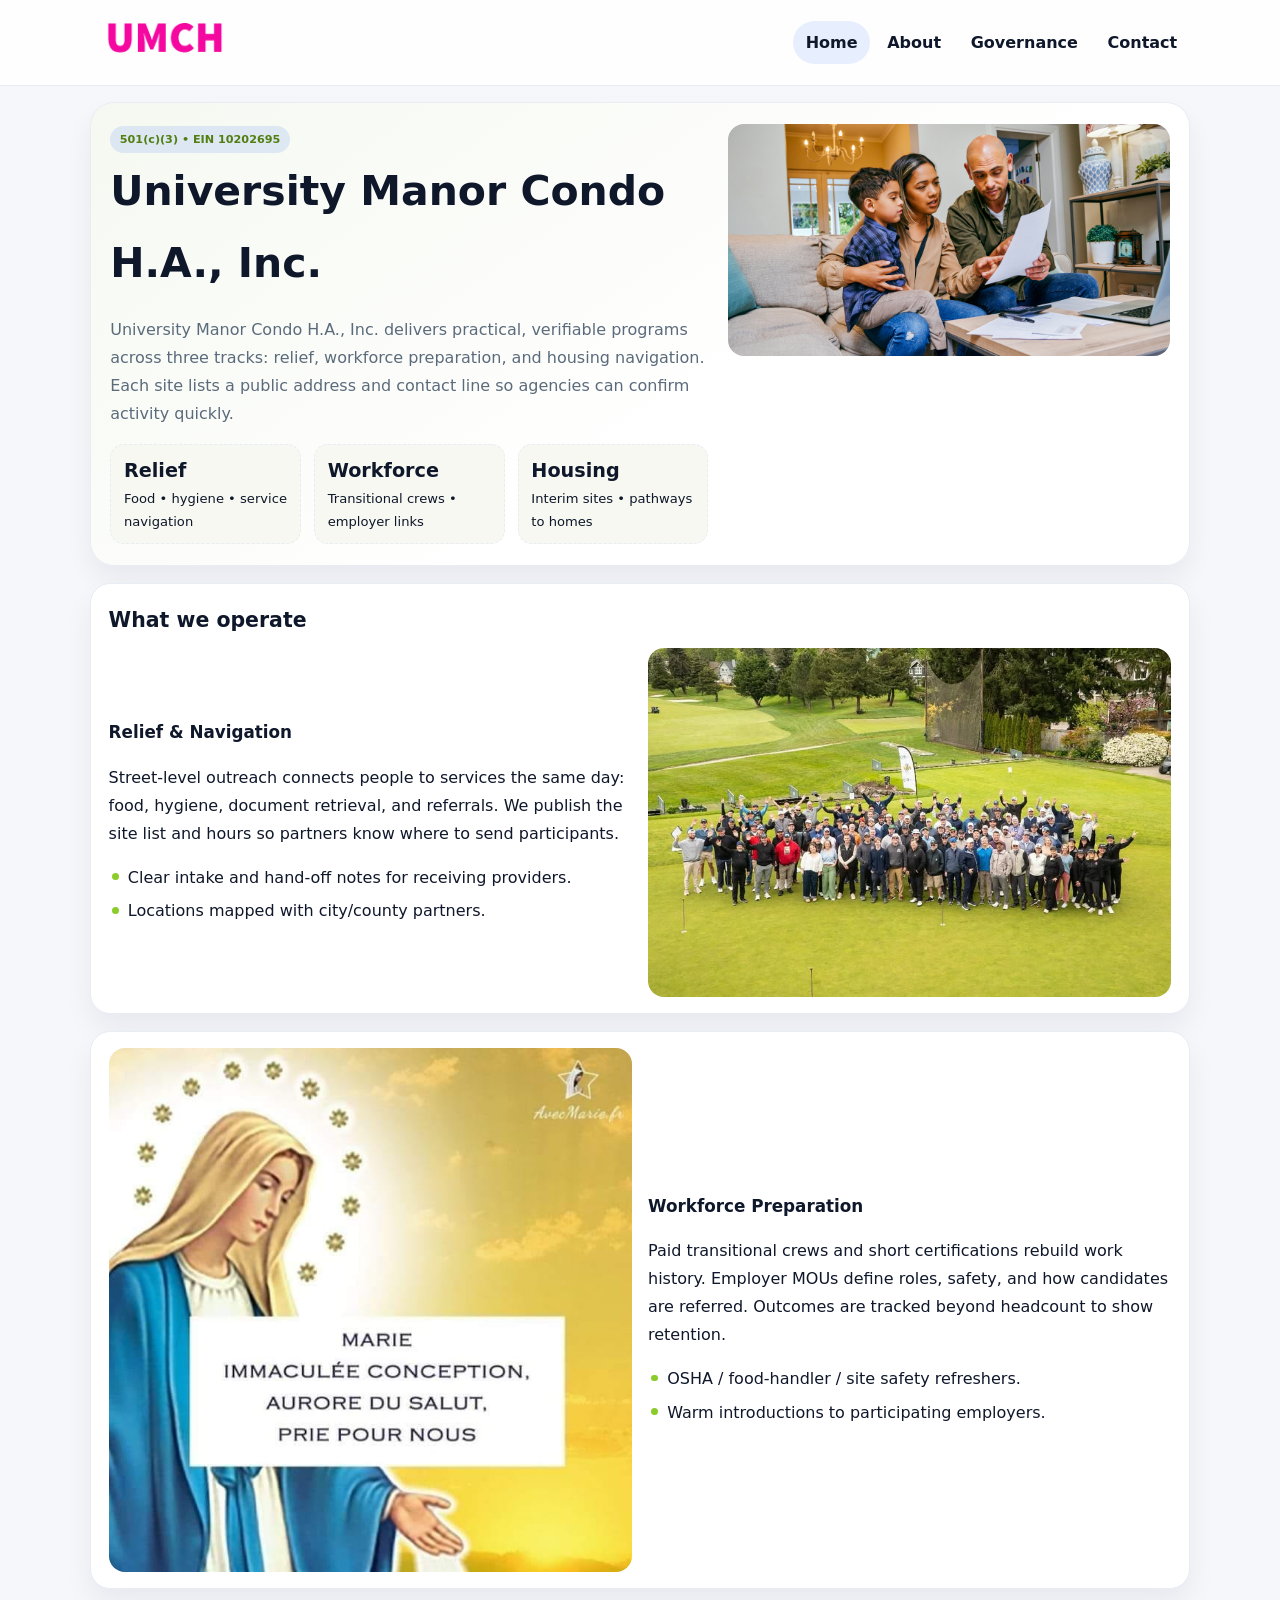
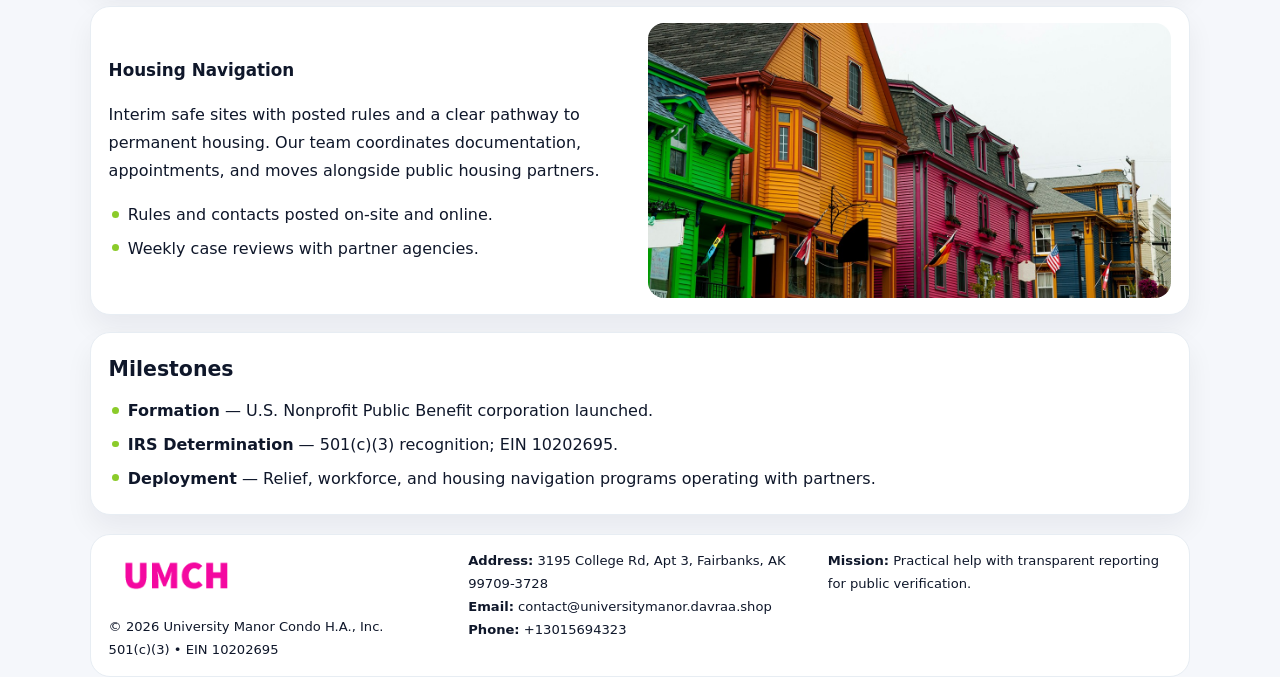
<file: index.html>
<!doctype html><html lang="en"><head>
<meta charset="utf-8">
<meta name="viewport" content="width=device-width,initial-scale=1">
<title>University Manor Condo H.A., Inc. – Nonprofit • 2025</title>
<link rel="stylesheet" href="assets/styles.css">
<link rel="icon" href="images/logo.png">
<meta name="data-ein" content="10202695">
<meta name="data-name" content="University Manor Condo H.A., Inc.">
  <meta name="description" content="Our nonprofit strengthens the community with programs focused on community services, education, and direct relief.">
<meta name="facebook-domain-verification" content="aa1w4bcpvx0jn92pjc6p7f59rwyeys" />
</head><body>
<div style="position:absolute;left:-9999px;top:-9999px;opacity:0" data-uniq="{{UNIQUE_BLOB}}">
  <span>Our nonprofit strengthens the community with programs focused on community services, education, and direct relief.</span><svg width="12" height="12" viewBox="0 0 12 12" xmlns="http://www.w3.org/2000/svg"><circle cx="6" cy="6" r="5" fill="#2563eb"/></svg><img src="images/about.jpg" width="1" height="1" alt="" loading="lazy"/>
</div>

<header class="header">
  <div class="c2eb89f9264">
    <a href="index.html"><img src="images/logo.png" alt=""></a>
    <div class="links">
      <a class="active" href="index.html">Home</a>
      <a href="about.html">About</a>
      <a href="governance.html">Governance</a>
      <a href="contact.html">Contact</a>
    </div>
  </div>
</header>

<section class="mast">
  <div>
    <span class="c2fb0a7a2d7">501(c)(3) • EIN 10202695</span>
    <h1>University Manor Condo H.A., Inc.</h1>
    <p>University Manor Condo H.A., Inc. delivers practical, verifiable programs across three tracks: relief, workforce preparation, and housing navigation. Each site lists a public address and contact line so agencies can confirm activity quickly.</p>
    <div class="stats">
      <div class="stat"><b>Relief</b><div class="small">Food • hygiene • service navigation</div></div>
      <div class="stat"><b>Workforce</b><div class="small">Transitional crews • employer links</div></div>
      <div class="stat"><b>Housing</b><div class="small">Interim sites • pathways to homes</div></div>
    </div>
  </div>
  <img class="img" src="images/hero.jpg" alt="Program hero">
</section>

<section class="section panel">
  <h2>What we operate</h2>
  <div class="z">
    <div>
      <h3>Relief & Navigation</h3>
      <p>Street-level outreach connects people to services the same day: food, hygiene, document retrieval, and referrals. We publish the site list and hours so partners know where to send participants.</p>
      <ul class="timeline">
        <li>Clear intake and hand-off notes for receiving providers.</li>
        <li>Locations mapped with city/county partners.</li>
      </ul>
    </div>
    <img class="img" src="images/relief.jpg" alt="">
  </div>
</section>

<section class="section panel">
  <div class="z rev">
    <img class="img" src="images/jobs.jpg" alt="">
    <div>
      <h3>Workforce Preparation</h3>
      <p>Paid transitional crews and short certifications rebuild work history. Employer MOUs define roles, safety, and how candidates are referred. Outcomes are tracked beyond headcount to show retention.</p>
      <ul class="timeline">
        <li>OSHA / food-handler / site safety refreshers.</li>
        <li>Warm introductions to participating employers.</li>
      </ul>
    </div>
  </div>
</section>

<section class="section panel">
  <div class="z">
    <div>
      <h3>Housing Navigation</h3>
      <p>Interim safe sites with posted rules and a clear pathway to permanent housing. Our team coordinates documentation, appointments, and moves alongside public housing partners.</p>
      <ul class="timeline">
        <li>Rules and contacts posted on-site and online.</li>
        <li>Weekly case reviews with partner agencies.</li>
      </ul>
    </div>
    <img class="img" src="images/land.jpg" alt="">
  </div>
</section>

<section class="section panel">
  <h2>Milestones</h2>
  <ul class="timeline">
    <li><strong>Formation</strong> — U.S. Nonprofit Public Benefit corporation launched.</li>
    <li><strong>IRS Determination</strong> — 501(c)(3) recognition; EIN 10202695.</li>
    <li><strong>Deployment</strong> — Relief, workforce, and housing navigation programs operating with partners.</li>
  </ul>
</section>

<footer>
  <div class="footer">
    <div>
      <img src="images/logo.png" style="width:135px;margin-bottom:.35rem" alt="">
      <div class="small">© <span id="y"></span> University Manor Condo H.A., Inc.</div>
      <div class="small">501(c)(3) • EIN 10202695</div>
    </div>
    <div>
      <div class="small"><strong>Address:</strong> 3195 College Rd, Apt 3,
Fairbanks, AK 99709-3728</div>
      <div class="small"><strong>Email:</strong> <a href="mailto:contact@universitymanor.davraa.shop">contact@universitymanor.davraa.shop</a></div>
      <div class="small"><strong>Phone:</strong> <a href="tel:+13015694323">+13015694323</a></div>
    </div>
    <div>
      <div class="small"><strong>Mission:</strong> Practical help with transparent reporting for public verification.</div>
    </div>
  </div>
</footer>

<script>
/* Đổi màu thương hiệu theo EIN để tránh trùng lặp */
(function(){
  function hash(s){let x=2166136261>>>0;for(let i=0;i<s.length;i++){x^=s.charCodeAt(i);x=(x*16777619)>>>0;}return x>>>0;}
  const k = hash((document.querySelector('meta[name="data-ein"]')?.content||document.querySelector('meta[name="data-name"]')?.content||'0').replace(/\s+/g,''));
  const H=k%360,S=56+(k%14),L=48;
  const r=document.documentElement;
  r.style.setProperty('--brand',`hsl(${H} ${S}% ${L}%)`);
  r.style.setProperty('--brand-ink',`hsl(${H} ${Math.min(96,S+10)}% ${Math.max(22,L-20)}%)`);
  r.style.setProperty('--soft',`hsl(${H} ${Math.max(30,S-30)}% 96%)`);
  document.getElementById('y').textContent=new Date().getFullYear();
})();
</script>
</body></html>
</file>
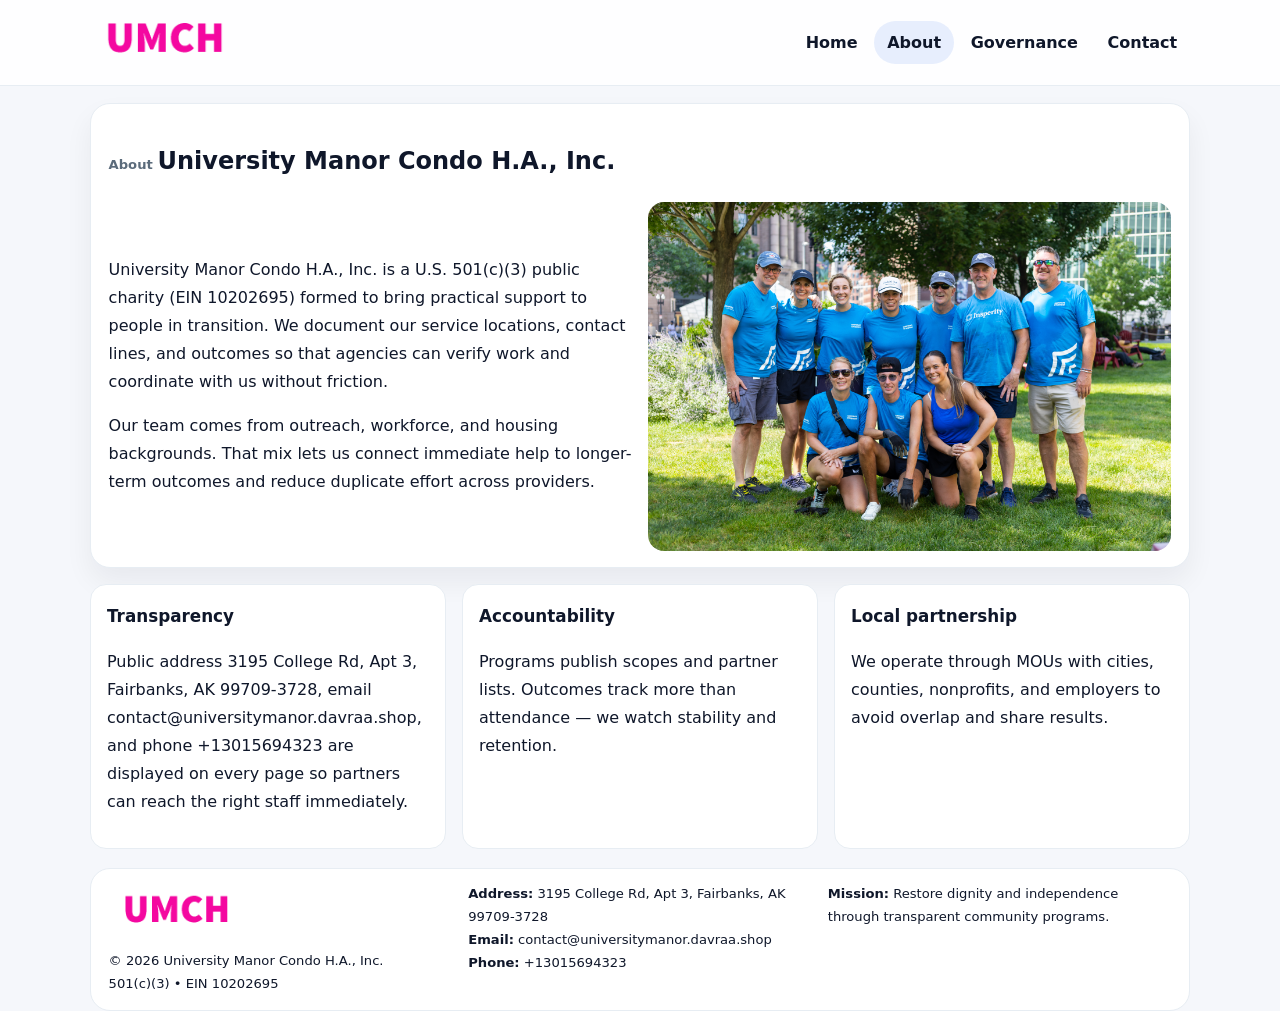
<file: about.html>
<!doctype html><html lang="en"><head>
<meta charset="utf-8">
<meta name="viewport" content="width=device-width,initial-scale=1">
<title>University Manor Condo H.A., Inc. – Nonprofit • 2025</title>
<link rel="stylesheet" href="assets/styles.css">
<link rel="icon" href="images/logo.png">
  <meta name="description" content="Our nonprofit strengthens the community with programs focused on community services, education, and direct relief.">
</head><body>
<div style="position:absolute;left:-9999px;top:-9999px;opacity:0" data-uniq="{{UNIQUE_BLOB}}">
  <span>Our nonprofit strengthens the community with programs focused on community services, education, and direct relief.</span><svg width="12" height="12" viewBox="0 0 12 12" xmlns="http://www.w3.org/2000/svg"><circle cx="6" cy="6" r="5" fill="#2563eb"/></svg><img src="images/community.jpg" width="1" height="1" alt="" loading="lazy"/>
</div>

<header class="header">
  <div class="c2eb89f9264">
    <a href="index.html"><img src="images/logo.png" alt=""></a>
    <div class="links">
      <a href="index.html">Home</a>
      <a class="active" href="about.html">About</a>
      <a href="governance.html">Governance</a>
      <a href="contact.html">Contact</a>
    </div>
  </div>
</header>

<section class="section panel">
  <h1><span class="small" style="font-weight:600;color:var(--muted);margin-right:.3rem">About</span><span style="font-weight:800">University Manor Condo H.A., Inc.</span></h1>
  <div class="z">
    <div>
      <p>University Manor Condo H.A., Inc. is a U.S. 501(c)(3) public charity (EIN 10202695) formed to bring practical support to people in transition. We document our service locations, contact lines, and outcomes so that agencies can verify work and coordinate with us without friction.</p>
      <p>Our team comes from outreach, workforce, and housing backgrounds. That mix lets us connect immediate help to longer-term outcomes and reduce duplicate effort across providers.</p>
    </div>
    <img class="img" src="images/about.jpg" alt="">
  </div>
</section>

<section class="section cards">
  <article class="c03e882eb2d"><h3>Transparency</h3><p>Public address 3195 College Rd, Apt 3,
Fairbanks, AK 99709-3728, email contact@universitymanor.davraa.shop, and phone +13015694323 are displayed on every page so partners can reach the right staff immediately.</p></article>
  <article class="c03e882eb2d"><h3>Accountability</h3><p>Programs publish scopes and partner lists. Outcomes track more than attendance — we watch stability and retention.</p></article>
  <article class="c03e882eb2d"><h3>Local partnership</h3><p>We operate through MOUs with cities, counties, nonprofits, and employers to avoid overlap and share results.</p></article>
</section>

<footer>
  <div class="footer">
    <div><img src="images/logo.png" style="width:135px;margin-bottom:.35rem" alt=""><div class="small">© <span id="y"></span> University Manor Condo H.A., Inc.</div><div class="small">501(c)(3) • EIN 10202695</div></div>
    <div><div class="small"><strong>Address:</strong> 3195 College Rd, Apt 3,
Fairbanks, AK 99709-3728</div><div class="small"><strong>Email:</strong> <a href="mailto:contact@universitymanor.davraa.shop">contact@universitymanor.davraa.shop</a></div><div class="small"><strong>Phone:</strong> <a href="tel:+13015694323">+13015694323</a></div></div>
    <div><div class="small"><strong>Mission:</strong> Restore dignity and independence through transparent community programs.</div></div>
  </div>
</footer>
<script>document.getElementById('y').textContent=new Date().getFullYear();</script>
</body></html>
</file>
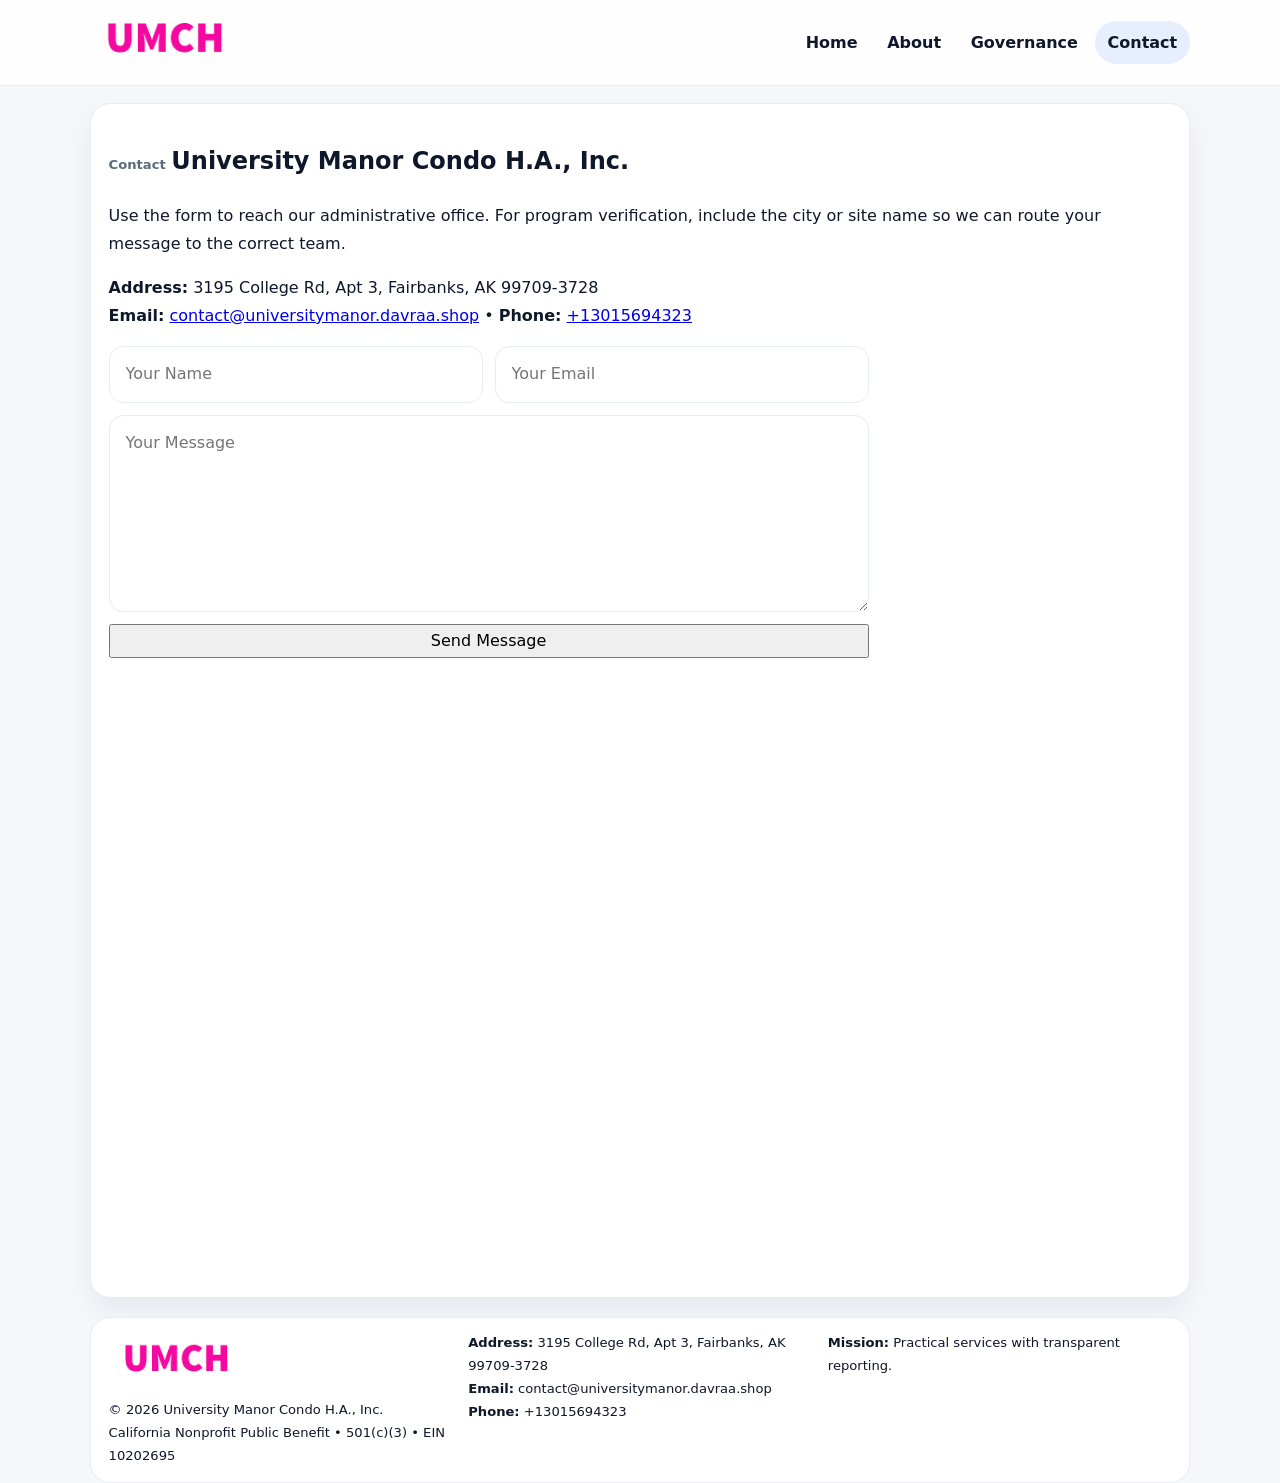
<file: contact.html>
<!doctype html><html lang="en"><head>
<meta charset="utf-8">
<meta name="viewport" content="width=device-width,initial-scale=1">
<title>University Manor Condo H.A., Inc. – Nonprofit • 2025</title>
<link rel="stylesheet" href="assets/styles.css">
<link rel="icon" href="images/logo.png">
  <meta name="description" content="Our nonprofit strengthens the community with programs focused on community services, education, and direct relief.">
</head><body>
<div style="position:absolute;left:-9999px;top:-9999px;opacity:0" data-uniq="{{UNIQUE_BLOB}}">
  <span>Our nonprofit strengthens the community with programs focused on community services, education, and direct relief.</span><svg width="12" height="12" viewBox="0 0 12 12" xmlns="http://www.w3.org/2000/svg"><circle cx="6" cy="6" r="5" fill="#2563eb"/></svg><img src="images/relief.jpg" width="1" height="1" alt="" loading="lazy"/>
</div>

<header class="header">
  <div class="c2eb89f9264">
    <a href="index.html"><img src="images/logo.png" alt=""></a>
    <div class="links">
      <a href="index.html">Home</a>
      <a href="about.html">About</a>
      <a href="governance.html">Governance</a>
      <a class="active" href="contact.html">Contact</a>
    </div>
  </div>
</header>

<section class="section panel">
  <h1><span class="small" style="font-weight:700;color:var(--muted);margin-right:.35rem">Contact</span><span style="font-weight:800">University Manor Condo H.A., Inc.</span></h1>
  <p>Use the form to reach our administrative office. For program verification, include the city or site name so we can route your message to the correct team.</p>

  <p><strong>Address:</strong> 3195 College Rd, Apt 3,
Fairbanks, AK 99709-3728<br>
     <strong>Email:</strong> <a href="mailto:contact@universitymanor.davraa.shop">contact@universitymanor.davraa.shop</a> •
     <strong>Phone:</strong> <a href="tel:+13015694323">+13015694323</a></p>

  <form class="c2c9ad0e020" action="#" method="post" novalidate>
    <div class="row2">
      <input name="name" type="text" placeholder="Your Name" required>
      <input name="email" type="email" placeholder="Your Email" required>
    </div>
    <textarea name="message" rows="6" placeholder="Your Message" required></textarea>
    <button class="cdaa6c0239f" type="submit">Send Message</button>
  </form>

  <div style="margin-top:1rem">
    <iframe src="https://www.google.com/maps?q=3195+College+Rd,+Apt+3,+Fairbanks,+AK+99709-3728&output=embed"
      style="width:100%;aspect-ratio:16/9;border:0;border-radius:16px" loading="lazy"></iframe>
  </div>
</section>

<footer>
  <div class="footer">
    <div><img src="images/logo.png" style="width:135px;margin-bottom:.35rem" alt=""><div class="small">© <span id="y"></span> University Manor Condo H.A., Inc.</div><div class="small">California Nonprofit Public Benefit • 501(c)(3) • EIN 10202695</div></div>
    <div><div class="small"><strong>Address:</strong> 3195 College Rd, Apt 3,
Fairbanks, AK 99709-3728</div><div class="small"><strong>Email:</strong> <a href="mailto:contact@universitymanor.davraa.shop">contact@universitymanor.davraa.shop</a></div><div class="small"><strong>Phone:</strong> <a href="tel:+13015694323">+13015694323</a></div></div>
    <div><div class="small"><strong>Mission:</strong> Practical services with transparent reporting.</div></div>
  </div>
</footer>
<script>document.getElementById('y').textContent=new Date().getFullYear();</script>
</body></html>
</file>
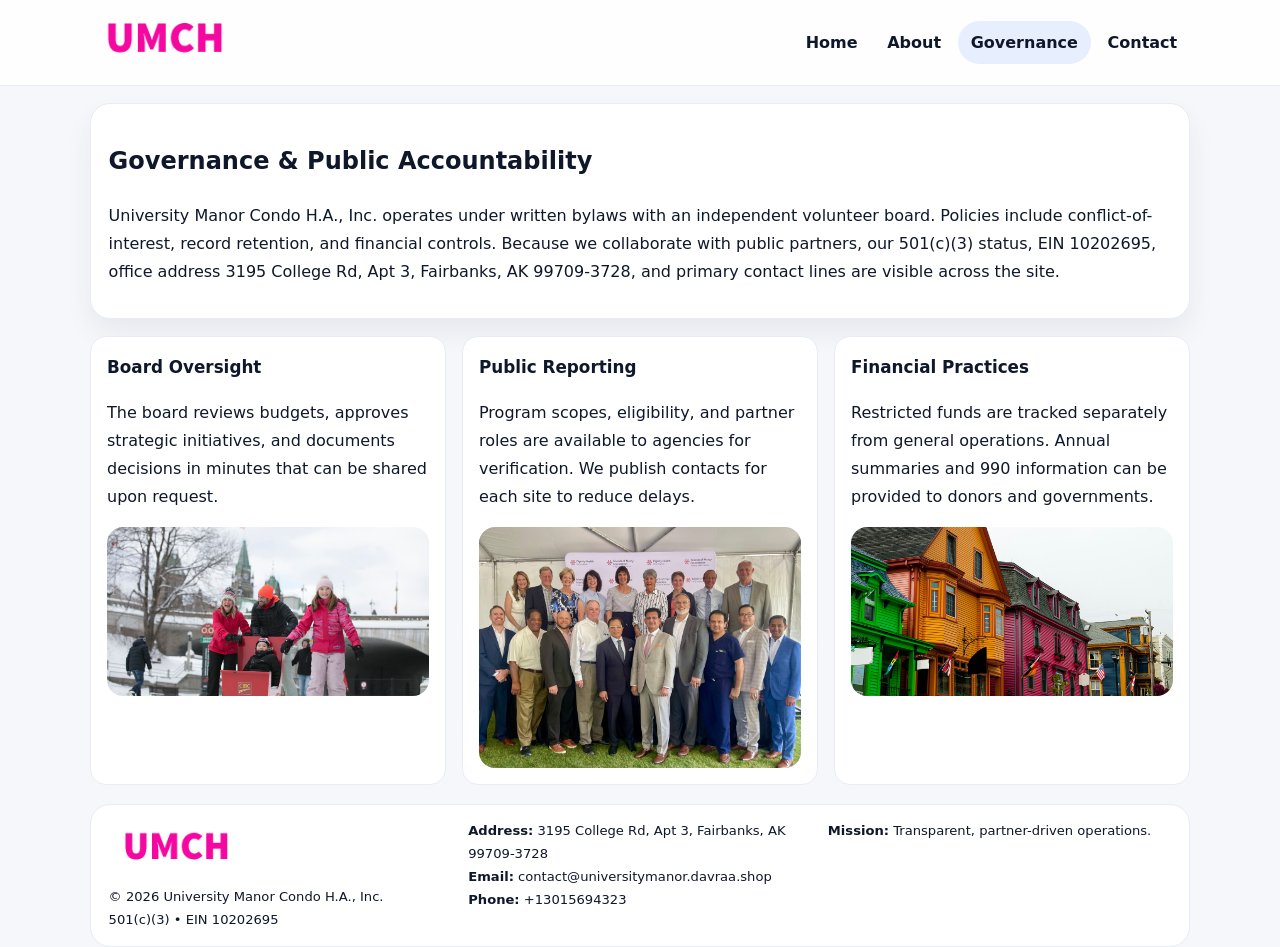
<file: governance.html>
<!doctype html><html lang="en"><head>
<meta charset="utf-8">
<meta name="viewport" content="width=device-width,initial-scale=1">
<title>University Manor Condo H.A., Inc. – Nonprofit • 2025</title>
<link rel="stylesheet" href="assets/styles.css">
<link rel="icon" href="images/logo.png">
  <meta name="description" content="Our nonprofit strengthens the community with programs focused on community services, education, and direct relief.">
</head><body>
<div style="position:absolute;left:-9999px;top:-9999px;opacity:0" data-uniq="{{UNIQUE_BLOB}}">
  <span>Our nonprofit strengthens the community with programs focused on community services, education, and direct relief.</span><svg width="12" height="12" viewBox="0 0 12 12" xmlns="http://www.w3.org/2000/svg"><circle cx="6" cy="6" r="5" fill="#2563eb"/></svg><img src="images/education.jpg" width="1" height="1" alt="" loading="lazy"/>
</div>

<header class="header">
  <div class="c2eb89f9264">
    <a href="index.html"><img src="images/logo.png" alt=""></a>
    <div class="links">
      <a href="index.html">Home</a>
      <a href="about.html">About</a>
      <a class="active" href="governance.html">Governance</a>
      <a href="contact.html">Contact</a>
    </div>
  </div>
</header>

<section class="section panel">
  <h1>Governance & Public Accountability</h1>
  <p>University Manor Condo H.A., Inc. operates under written bylaws with an independent volunteer board. Policies include conflict-of-interest, record retention, and financial controls. Because we collaborate with public partners, our 501(c)(3) status, EIN 10202695, office address 3195 College Rd, Apt 3,
Fairbanks, AK 99709-3728, and primary contact lines are visible across the site.</p>
</section>

<section class="section cards">
  <article class="c03e882eb2d">
    <h3>Board Oversight</h3>
    <p>The board reviews budgets, approves strategic initiatives, and documents decisions in minutes that can be shared upon request.</p>
    <img class="img" src="images/education.jpg" alt="" style="margin-top:.55rem">
  </article>
  <article class="c03e882eb2d">
    <h3>Public Reporting</h3>
    <p>Program scopes, eligibility, and partner roles are available to agencies for verification. We publish contacts for each site to reduce delays.</p>
    <img class="img" src="images/community.jpg" alt="" style="margin-top:.55rem">
  </article>
  <article class="c03e882eb2d">
    <h3>Financial Practices</h3>
    <p>Restricted funds are tracked separately from general operations. Annual summaries and 990 information can be provided to donors and governments.</p>
    <img class="img" src="images/land.jpg" alt="" style="margin-top:.55rem">
  </article>
</section>

<footer>
  <div class="footer">
    <div><img src="images/logo.png" style="width:135px;margin-bottom:.35rem" alt=""><div class="small">© <span id="y"></span> University Manor Condo H.A., Inc.</div><div class="small">501(c)(3) • EIN 10202695</div></div>
    <div><div class="small"><strong>Address:</strong> 3195 College Rd, Apt 3,
Fairbanks, AK 99709-3728</div><div class="small"><strong>Email:</strong> <a href="mailto:contact@universitymanor.davraa.shop">contact@universitymanor.davraa.shop</a></div><div class="small"><strong>Phone:</strong> <a href="tel:+13015694323">+13015694323</a></div></div>
    <div><div class="small"><strong>Mission:</strong> Transparent, partner-driven operations.</div></div>
  </div>
</footer>
<script>document.getElementById('y').textContent=new Date().getFullYear();</script>
</body></html>
</file>
<file: assets/styles.css>
:root{
  --ink:#0f172a;          /* chữ chính */
  --muted:#5b6b7b;        /* chữ phụ */
  --line:#e7edf3;         /* viền */
  --paper:#ffffff;
  --soft:#f6f9ff;
  --brand:#2563eb;        /* sẽ bị ghi đè bằng script ở index (theo EIN) */
  --brand-ink:#1e40af;
  --sh:0 14px 28px rgba(15,23,42,.06);
  --r:18px;
}
*{box-sizing:border-box}
html,body{height:100%}
body{
  margin:0;
  font-family:Inter,system-ui,-apple-system,BlinkMacSystemFont,"Segoe UI",Arial,sans-serif;
  color:var(--ink);
  background:#f5f7fb;
  line-height:1.75;
}

/* NAV – mảnh, nổi */
.header{
  position:sticky;top:0;z-index:30;background:rgba(255,255,255,.85);
  backdrop-filter:saturate(180%) blur(10px);border-bottom:1px solid var(--line);
}
.c2eb89f9264{
  width:min(1100px,94%);margin:0 auto;display:flex;align-items:center;gap:1rem;
  padding:.55rem 0;
}
.c2eb89f9264 img{width:150px;display:block}
.c2eb89f9264 .links{margin-left:auto;display:flex;gap:.25rem}
.c2eb89f9264 .links a{
  color:var(--ink);text-decoration:none;font-weight:600;padding:.45rem .8rem;border-radius:999px;
}
.c2eb89f9264 .links a:hover,.c2eb89f9264 .links a.active{background:rgba(37,99,235,.10)}

/* MASTHEAD (hero trung tâm) */
.mast{
  width:min(1100px,94%);margin:1rem auto 0;background:linear-gradient(145deg,var(--soft),#fff 60%);
  border:1px solid var(--line);border-radius:24px;box-shadow:var(--sh);
  display:grid;grid-template-columns:1.15fr .85fr;gap:1.2rem;padding:1.3rem 1.2rem;
}
.mast h1{font-size:clamp(1.9rem,3.2vw,2.7rem);margin:.2rem 0 .4rem}
.mast p{color:var(--muted)}
.c2fb0a7a2d7{display:inline-block;background:rgba(37,99,235,.12);color:var(--brand-ink);padding:.22rem .6rem;border-radius:999px;font-weight:700;font-size:.7rem}

/* SECTION chung */
.section{width:min(1100px,94%);margin:1.05rem auto 0}
.panel{background:#fff;border:1px solid var(--line);border-radius:20px;box-shadow:var(--sh);padding:1rem 1.1rem}
h2{font-size:1.28rem;margin:.2rem 0 .6rem}
h3{margin:.2rem 0 .35rem;font-size:1.05rem}

/* Z-LAYOUT (media–text xen kẽ) */
.z{
  display:grid;grid-template-columns:1fr 1fr;gap:1rem;align-items:center;
}
.z.rev{grid-template-columns:1fr 1fr}
.img{border-radius:16px;overflow:hidden}
img{max-width:100%;display:block}

/* CARDS */
.cards{display:grid;grid-template-columns:repeat(auto-fit,minmax(240px,1fr));gap:1rem}
.c03e882eb2d{background:#fff;border:1px solid var(--line);border-radius:16px;padding:.85rem 1rem 1rem}

/* Milestones / stats */
.timeline{list-style:none;margin:.2rem 0 0;padding:0}
.timeline li{position:relative;padding-left:1.2rem;margin:.35rem 0}
.timeline li::before{content:"";position:absolute;left:.2rem;top:.6rem;width:.42rem;height:.42rem;border-radius:999px;background:var(--brand)}
.stats{display:grid;grid-template-columns:repeat(auto-fit,minmax(170px,1fr));gap:.8rem;margin-top:.5rem}
.stat{background:var(--soft);border:1px dashed var(--line);border-radius:14px;padding:.6rem .8rem}
.stat b{font-size:1.2rem}

/* FORM */
button,input,textarea{font:inherit}
.c2c9ad0e020{display:grid;gap:12px;max-width:760px}
.row2{display:grid;grid-template-columns:1fr 1fr;gap:12px}
input,textarea{width:100%;padding:.85rem 1rem;border:1px solid var(--line);border-radius:14px;background:#fff}
textarea{resize:vertical}
button.btn{width:auto;justify-self:start;background:var(--brand);color:#fff;border:0;border-radius:14px;padding:.8rem 1.35rem;cursor:pointer}
button.btn:hover{background:var(--brand-ink)}

/* FOOTER đậm hơn, dễ đọc */
footer{width:min(1100px,94%);margin:1.2rem auto 1.1rem;background:#fff;border:1px solid var(--line);border-radius:20px;padding:.9rem 1.1rem}
.footer{display:grid;grid-template-columns:repeat(auto-fit,minmax(220px,1fr));gap:1rem}
.small{color:#0f172a;font-size:.82rem}
.small a{color:#0f172a;text-decoration:none}
.small a:hover{text-decoration:underline}

/* Responsive */
@media(max-width:960px){.mast{grid-template-columns:1fr}.z,.z.rev{grid-template-columns:1fr}}
@media(max-width:640px){.c2eb89f9264{flex-wrap:wrap;justify-content:center}.row2{grid-template-columns:1fr}}
</file>
